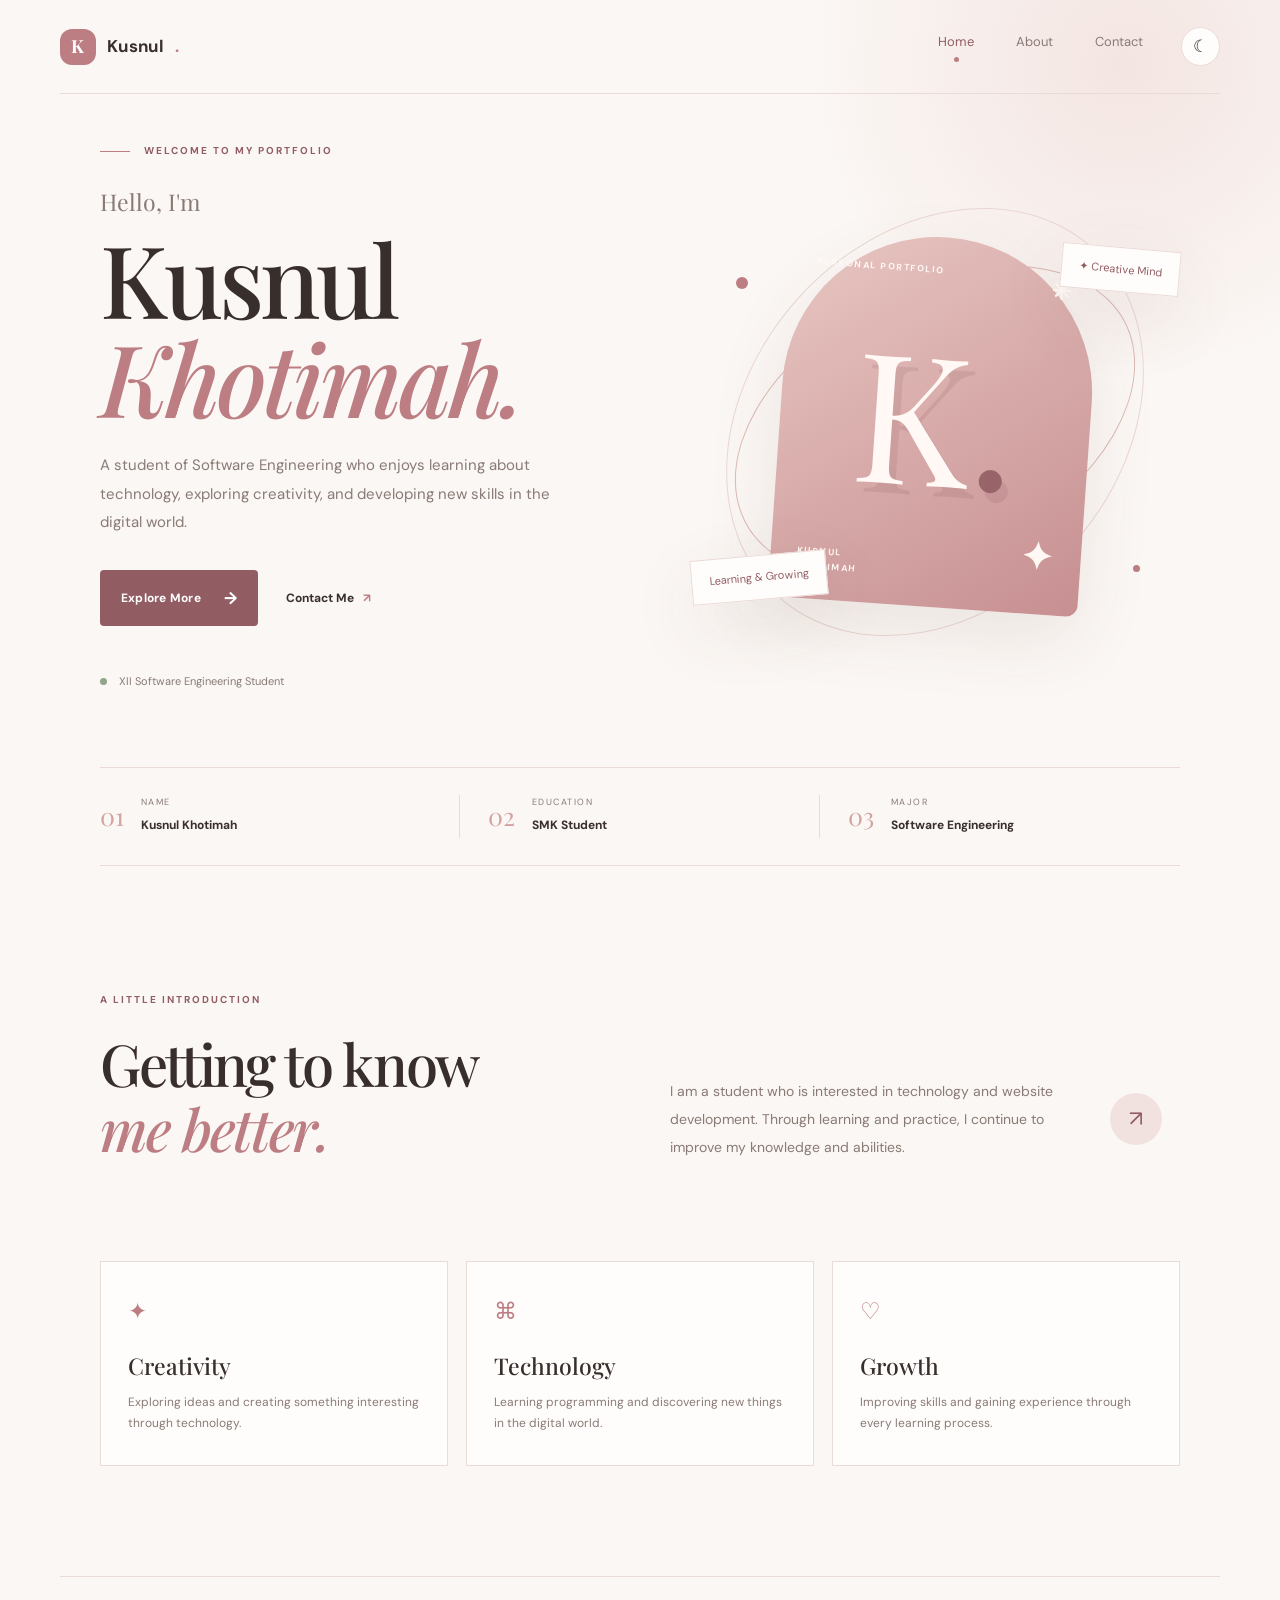
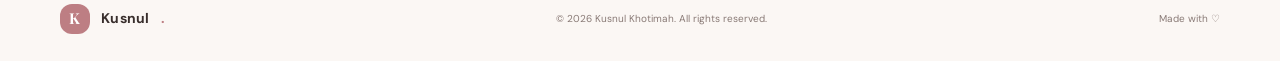
<file: index.html>
<!DOCTYPE html>
<html lang="id">
<head>
    <meta charset="UTF-8">
    <meta name="viewport" content="width=device-width, initial-scale=1.0">
    <title>Home | Kusnul Khotimah</title>
    <link rel="stylesheet" href="style.css">
</head>
<body>

<div class="page-glow"></div>

<header class="site-header">
    <a href="index.html" class="brand">
        <span class="brand-mark">K</span>
        Kusnul<span class="brand-dot">.</span>
    </a>

    <nav class="nav-links">
        <a href="index.html" class="active">Home</a>
        <a href="about.html">About</a>
        <a href="contact.html">Contact</a>
    </nav>

    <button class="theme-toggle" aria-label="Ganti tema">☾</button>
    <button class="menu-toggle" aria-label="Buka menu">☰</button>
</header>

<main class="section-wrap">

    <section class="hero">

        <div class="hero-copy">

            <p class="eyebrow">
                <span class="eyebrow-line"></span>
                WELCOME TO MY PORTFOLIO
            </p>

            <p class="hello">Hello, I'm</p>

            <h1>Kusnul<br><em>Khotimah.</em></h1>

            <p class="hero-description">
                A student of Software Engineering who enjoys
                learning about technology, exploring creativity,
                and developing new skills in the digital world.
            </p>

            <div class="hero-actions">

                <a href="about.html" class="button button-primary">
                    Explore More <span>→</span>
                </a>

                <a href="contact.html" class="text-link">
                    Contact Me <span>↗</span>
                </a>

            </div>

            <p class="hero-note">
                <span class="status-dot"></span>
                XII Software Engineering Student
            </p>

        </div>

        <div class="hero-art">

            <div class="art-orbit orbit-one"></div>
            <div class="art-orbit orbit-two"></div>

            <div class="art-card">

                <div class="art-card-top">
                    <span>PERSONAL PORTFOLIO</span>
                    <span>✳</span>
                </div>

                <div class="art-monogram">K<span>.</span></div>

                <div class="art-card-bottom">
                    <span>KUSNUL<br>KHOTIMAH</span>
                    <span class="art-star">✦</span>
                </div>

            </div>

            <div class="floating-tag tag-top">
                ✦ Creative Mind
            </div>

            <div class="floating-tag tag-bottom">
                Learning & Growing
            </div>

            <span class="decor-dot dot-one"></span>
            <span class="decor-dot dot-two"></span>

        </div>

    </section>

    <section class="quick-info">

        <div class="info-item">
            <span class="info-number">01</span>
            <div>
                <small>NAME</small>
                <strong>Kusnul Khotimah</strong>
            </div>
        </div>

        <div class="info-item">
            <span class="info-number">02</span>
            <div>
                <small>EDUCATION</small>
                <strong>SMK Student</strong>
            </div>
        </div>

        <div class="info-item">
            <span class="info-number">03</span>
            <div>
                <small>MAJOR</small>
                <strong>Software Engineering</strong>
            </div>
        </div>

    </section>

    <section class="intro-section">

        <div class="section-heading">
            <p class="eyebrow">A LITTLE INTRODUCTION</p>
            <h2>Getting to know<br><em>me better.</em></h2>
        </div>

        <div class="intro-content">

            <p>
                I am a student who is interested in technology
                and website development. Through learning and
                practice, I continue to improve my knowledge
                and abilities.
            </p>

            <a href="about.html" class="circle-link">↗</a>

        </div>

    </section>

    <section class="feature-strip">

        <div>
            <span class="feature-icon">✦</span>
            <h3>Creativity</h3>
            <p>
                Exploring ideas and creating something
                interesting through technology.
            </p>
        </div>

        <div>
            <span class="feature-icon">⌘</span>
            <h3>Technology</h3>
            <p>
                Learning programming and discovering
                new things in the digital world.
            </p>
        </div>

        <div>
            <span class="feature-icon">♡</span>
            <h3>Growth</h3>
            <p>
                Improving skills and gaining experience
                through every learning process.
            </p>
        </div>

    </section>

</main>

<footer class="site-footer">

    <a href="index.html" class="brand">
        <span class="brand-mark">K</span>
        Kusnul<span class="brand-dot">.</span>
    </a>

    <p>
        © <span id="year"></span> Kusnul Khotimah. All rights reserved.
    </p>

    <span>Made with ♡</span>

</footer>

<script src="script.js"></script>

</body>
</html>
</file>
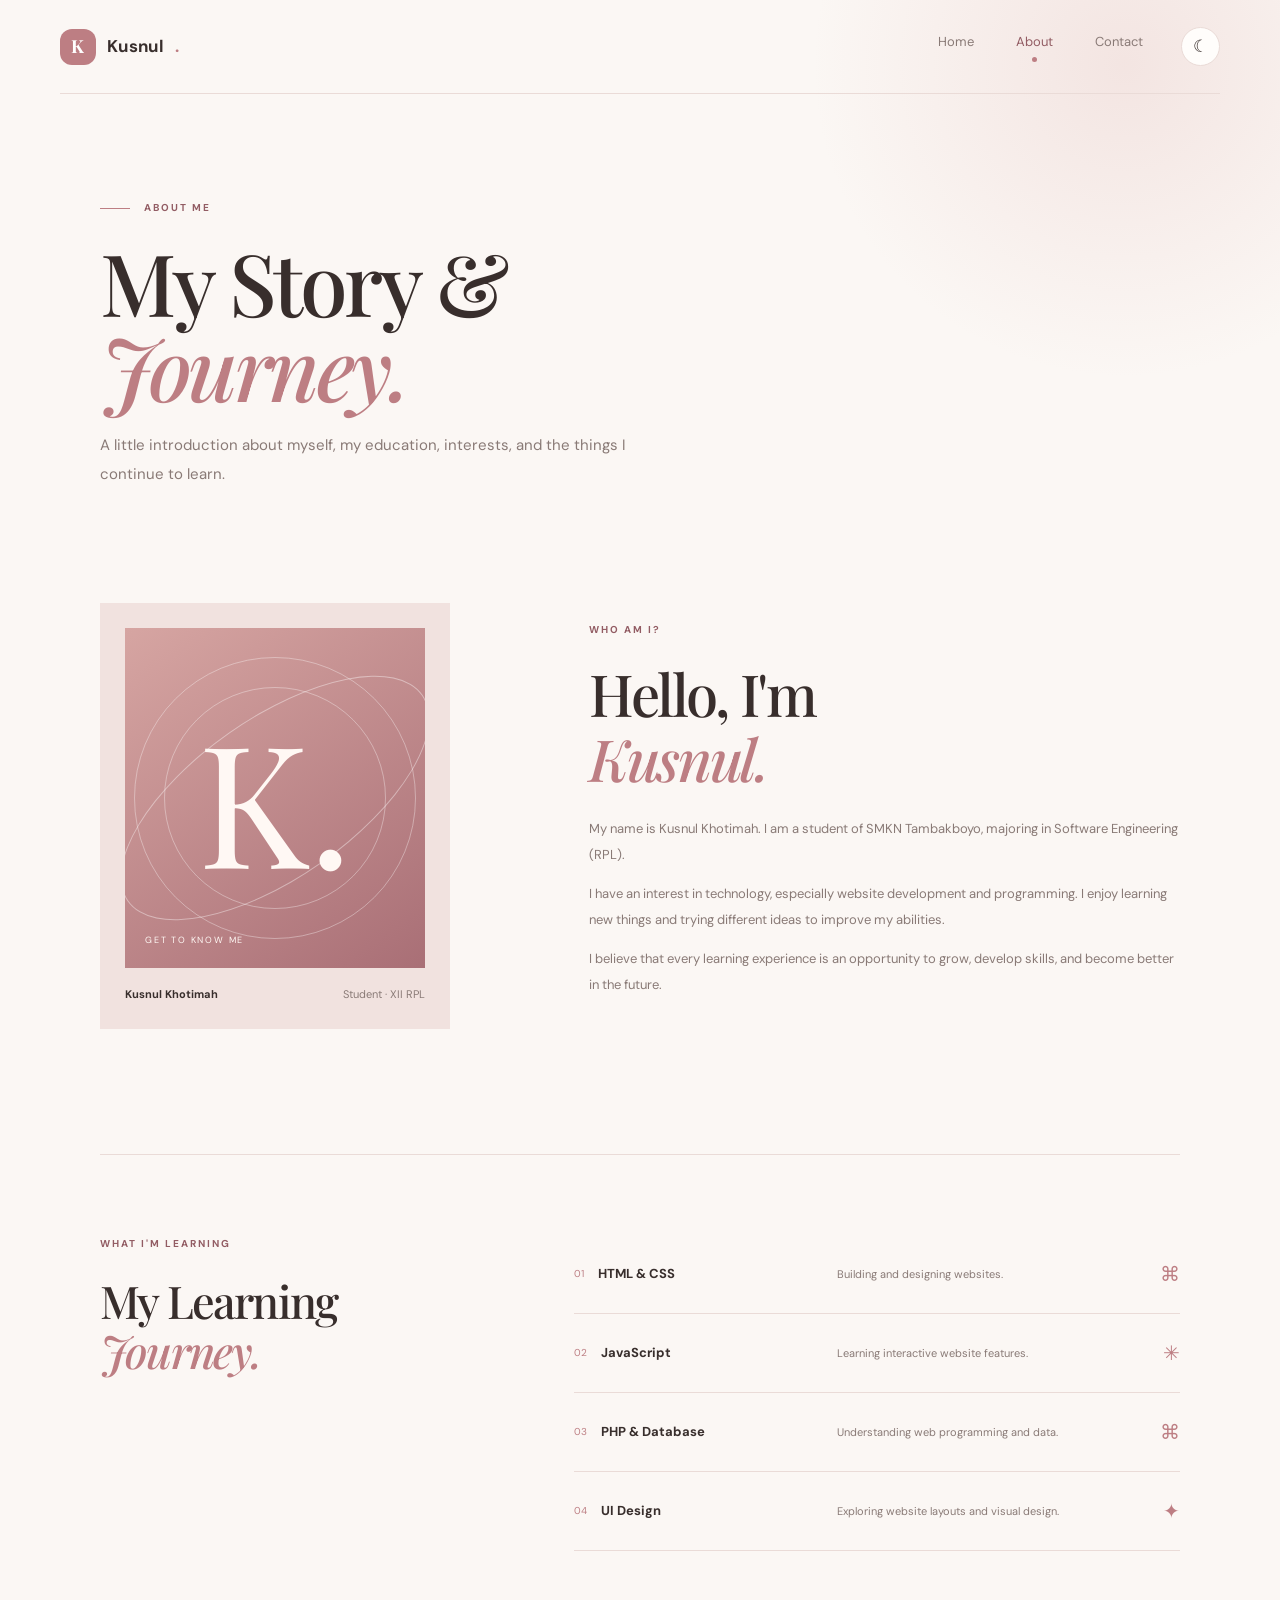
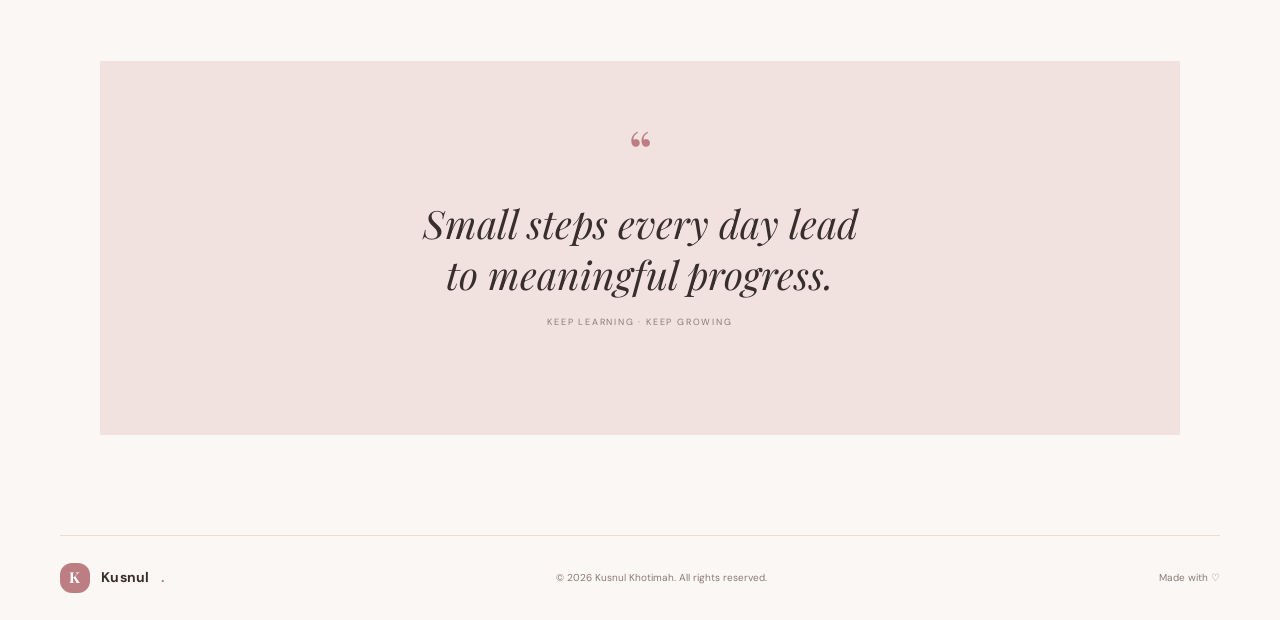
<file: about.html>
<!DOCTYPE html>
<html lang="id">
<head>
    <meta charset="UTF-8">
    <meta name="viewport" content="width=device-width, initial-scale=1.0">
    <title>About | Kusnul Khotimah</title>
    <link rel="stylesheet" href="style.css">
</head>
<body>

<div class="page-glow"></div>

<header class="site-header">

    <a href="index.html" class="brand">
        <span class="brand-mark">K</span>
        Kusnul<span class="brand-dot">.</span>
    </a>

    <nav class="nav-links">
        <a href="index.html">Home</a>
        <a href="about.html" class="active">About</a>
        <a href="contact.html">Contact</a>
    </nav>

    <button class="theme-toggle" aria-label="Ganti tema">☾</button>
    <button class="menu-toggle" aria-label="Buka menu">☰</button>

</header>

<main class="section-wrap">

    <section class="page-hero">

        <p class="eyebrow">
            <span class="eyebrow-line"></span>
            ABOUT ME
        </p>

        <h1>My Story &<br><em>Journey.</em></h1>

        <p class="page-lead">
            A little introduction about myself, my education,
            interests, and the things I continue to learn.
        </p>

    </section>

    <section class="about-grid">

        <div class="profile-panel">

            <div class="profile-visual">
                <span>K.</span>
                <div class="profile-ring"></div>
                <small>GET TO KNOW ME</small>
            </div>

            <div class="profile-caption">
                <strong>Kusnul Khotimah</strong>
                <span>Student · XII RPL</span>
            </div>

        </div>

        <div class="about-copy">

            <p class="eyebrow">WHO AM I?</p>

            <h2>Hello, I'm<br><em>Kusnul.</em></h2>

            <p>
                My name is Kusnul Khotimah. I am a student
                of SMKN Tambakboyo, majoring in Software
                Engineering (RPL).
            </p>

            <p>
                I have an interest in technology, especially
                website development and programming. I enjoy
                learning new things and trying different ideas
                to improve my abilities.
            </p>

            <p>
                I believe that every learning experience
                is an opportunity to grow, develop skills,
                and become better in the future.
            </p>

        </div>

    </section>

    <section class="learning-section">

        <div class="section-heading">

            <p class="eyebrow">WHAT I'M LEARNING</p>

            <h2>My Learning<br><em>Journey.</em></h2>

        </div>

        <div class="skill-list">

            <div class="skill-row">
                <div>
                    <span class="skill-index">01</span>
                    <strong>HTML & CSS</strong>
                </div>

                <p>Building and designing websites.</p>

                <span class="skill-symbol">⌘</span>
            </div>

            <div class="skill-row">
                <div>
                    <span class="skill-index">02</span>
                    <strong>JavaScript</strong>
                </div>

                <p>Learning interactive website features.</p>

                <span class="skill-symbol">✳</span>
            </div>

            <div class="skill-row">
                <div>
                    <span class="skill-index">03</span>
                    <strong>PHP & Database</strong>
                </div>

                <p>Understanding web programming and data.</p>

                <span class="skill-symbol">⌘</span>
            </div>

            <div class="skill-row">
                <div>
                    <span class="skill-index">04</span>
                    <strong>UI Design</strong>
                </div>

                <p>Exploring website layouts and visual design.</p>

                <span class="skill-symbol">✦</span>
            </div>

        </div>

    </section>

    <section class="quote-section">

        <span>“</span>

        <blockquote>
            Small steps every day lead<br>
            to meaningful progress.
        </blockquote>

        <p>KEEP LEARNING · KEEP GROWING</p>

    </section>

</main>

<footer class="site-footer">

    <a href="index.html" class="brand">
        <span class="brand-mark">K</span>
        Kusnul<span class="brand-dot">.</span>
    </a>

    <p>
        © <span id="year"></span> Kusnul Khotimah. All rights reserved.
    </p>

    <span>Made with ♡</span>

</footer>

<script src="script.js"></script>

</body>
</html>
</file>
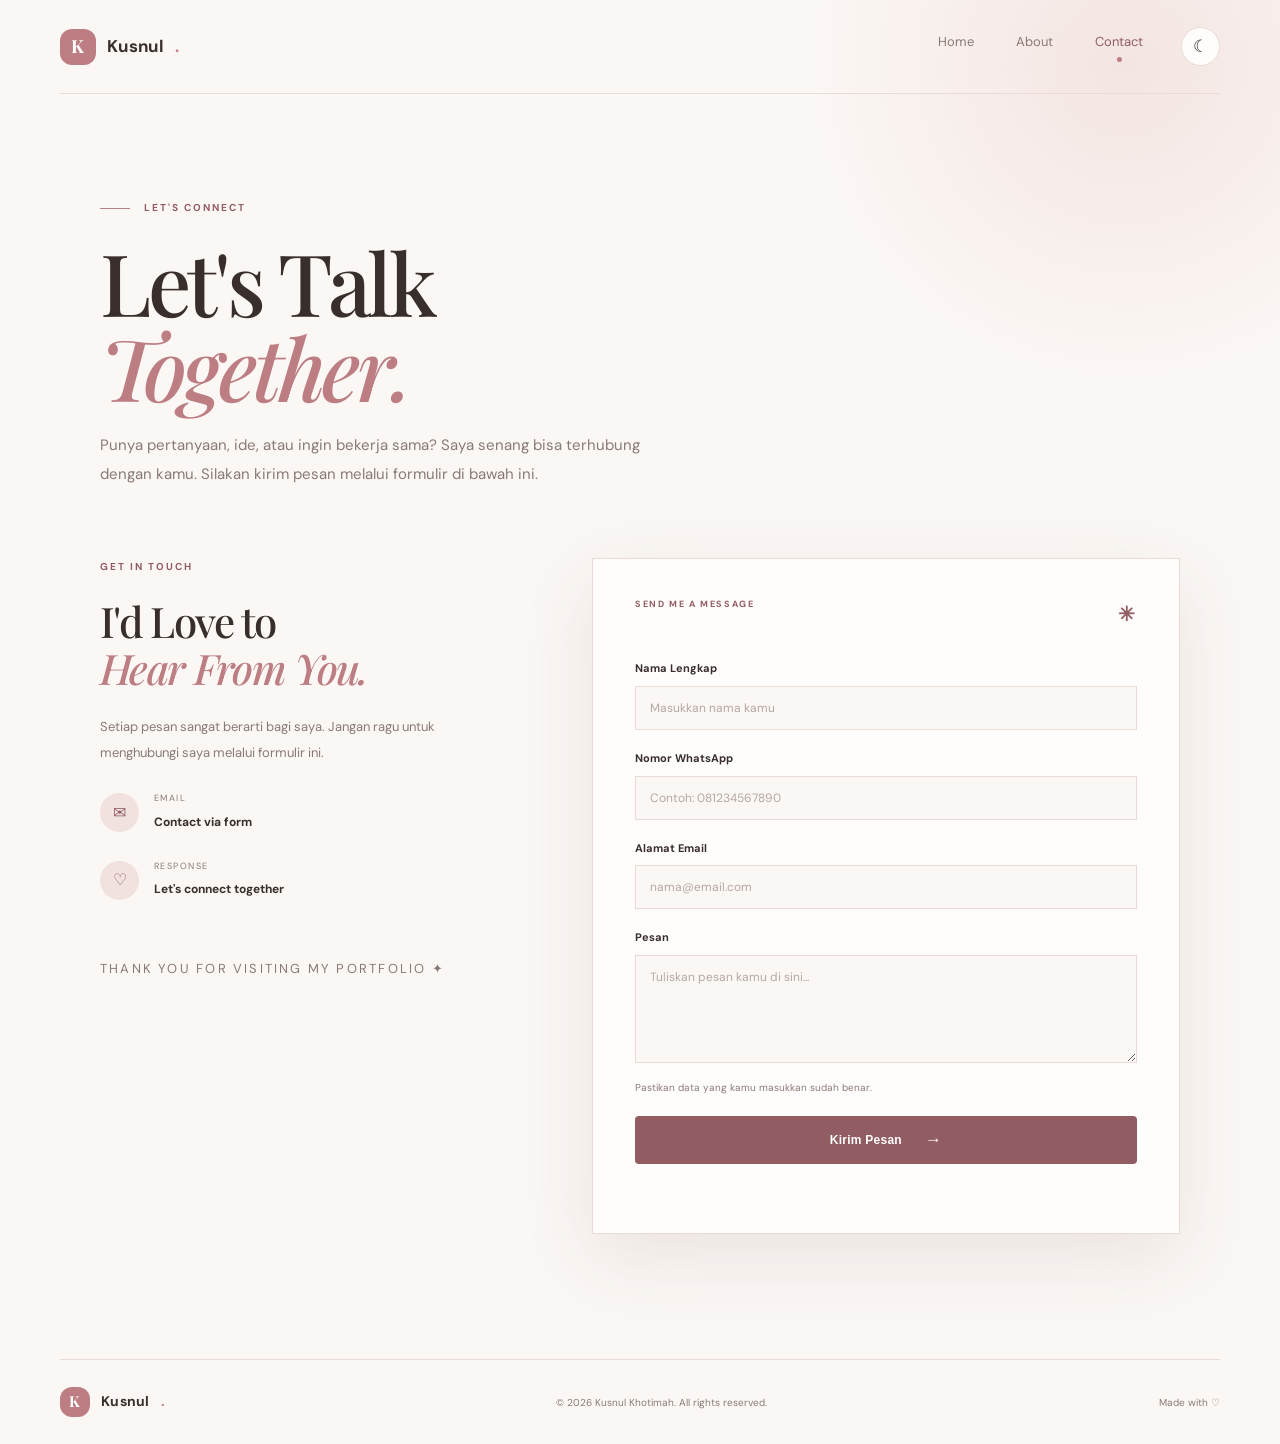
<file: contact.html>
<!DOCTYPE html>
<html lang="id">
<head>
    <meta charset="UTF-8">
    <meta name="viewport" content="width=device-width, initial-scale=1.0">
    <title>Contact | Kusnul Khotimah</title>
    <link rel="stylesheet" href="style.css">
</head>
<body>

<div class="page-glow"></div>

<header class="site-header">

    <a href="index.html" class="brand">
        <span class="brand-mark">K</span>
        Kusnul<span class="brand-dot">.</span>
    </a>

    <nav class="nav-links">
        <a href="index.html">Home</a>
        <a href="about.html">About</a>
        <a href="contact.html" class="active">Contact</a>
    </nav>

    <button class="theme-toggle" aria-label="Ganti tema">☾</button>
    <button class="menu-toggle" aria-label="Buka menu">☰</button>

</header>

<main class="section-wrap">

    <section class="page-hero contact-hero">

        <p class="eyebrow">
            <span class="eyebrow-line"></span>
            LET'S CONNECT
        </p>

        <h1>Let's Talk<br><em>Together.</em></h1>

        <p class="page-lead">
            Punya pertanyaan, ide, atau ingin bekerja sama?
            Saya senang bisa terhubung dengan kamu.
            Silakan kirim pesan melalui formulir di bawah ini.
        </p>

    </section>

    <section class="contact-layout">

        <div class="contact-aside">

            <p class="eyebrow">GET IN TOUCH</p>

            <h2>I'd Love to<br><em>Hear From You.</em></h2>

            <p>
                Setiap pesan sangat berarti bagi saya.
                Jangan ragu untuk menghubungi saya melalui
                formulir ini.
            </p>

            <div class="contact-detail">
                <span>✉</span>

                <div>
                    <small>EMAIL</small>
                    <strong>Contact via form</strong>
                </div>
            </div>

            <div class="contact-detail">
                <span>♡</span>

                <div>
                    <small>RESPONSE</small>
                    <strong>Let's connect together</strong>
                </div>
            </div>

            <p class="mini-note">
                THANK YOU FOR VISITING MY PORTFOLIO ✦
            </p>

        </div>

        <div class="contact-form">

            <div class="form-heading">
                <span>SEND ME A MESSAGE</span>
                <span class="form-spark">✳</span>
            </div>

            <form id="contactForm">

                <label for="name">Nama Lengkap</label>

                <input
                    type="text"
                    id="name"
                    name="name"
                    placeholder="Masukkan nama kamu"
                    required>

                <label for="phone">Nomor WhatsApp</label>

                <input
                    type="tel"
                    id="phone"
                    name="phone"
                    placeholder="Contoh: 081234567890"
                    required>

                <label for="email">Alamat Email</label>

                <input
                    type="email"
                    id="email"
                    name="email"
                    placeholder="nama@email.com"
                    required>

                <label for="message">Pesan</label>

                <textarea
                    id="message"
                    name="message"
                    rows="5"
                    placeholder="Tuliskan pesan kamu di sini..."
                    required></textarea>

                <p class="form-hint">
                    Pastikan data yang kamu masukkan sudah benar.
                </p>

                <button type="submit" class="button button-primary submit-button">
                    Kirim Pesan <span>→</span>
                </button>

                <p id="formFeedback" class="form-feedback" aria-live="polite"></p>

            </form>

        </div>

    </section>

</main>

<footer class="site-footer">

    <a href="index.html" class="brand">
        <span class="brand-mark">K</span>
        Kusnul<span class="brand-dot">.</span>
    </a>

    <p>
        © <span id="year"></span> Kusnul Khotimah. All rights reserved.
    </p>

    <span>Made with ♡</span>

</footer>

<script src="script.js"></script>

</body>
</html>
</file>
<file: style.css>
@import url('https://fonts.googleapis.com/css2?family=DM+Sans:wght@400;500;600;700&family=Playfair+Display:ital,wght@0,500;0,600;0,700;1,500;1,600&display=swap');

:root {
    --bg: #fbf7f4;
    --surface: #fffdfb;
    --ink: #382e2c;
    --muted: #897a76;
    --accent: #bd7e83;
    --accent-dark: #925c63;
    --soft: #f1e2df;
    --line: #eadbd7;
    --shadow: 0 24px 70px rgba(99,65,61,.10);
}

* {
    box-sizing: border-box;
}

html {
    scroll-behavior: smooth;
}

body {
    margin: 0;
    background: var(--bg);
    color: var(--ink);
    font-family: 'DM Sans', sans-serif;
    line-height: 1.7;
    overflow-x: hidden;
    transition: background .3s, color .3s;
}

.page-glow {
    position: absolute;
    z-index: -1;
    top: -260px;
    right: -170px;
    width: 650px;
    height: 650px;
    border-radius: 50%;
    background: radial-gradient(circle,rgba(220,174,171,.25),transparent 68%);
    pointer-events: none;
}

.site-header {
    width: min(1160px,calc(100% - 64px));
    height: 94px;
    margin: auto;
    display: flex;
    align-items: center;
    justify-content: space-between;
    border-bottom: 1px solid var(--line);
}

.brand {
    display: flex;
    align-items: center;
    gap: 11px;
    text-decoration: none;
    color: var(--ink);
    font-weight: 700;
    letter-spacing: .02em;
    font-size: 17px;
}

.brand-mark {
    width: 36px;
    height: 36px;
    border-radius: 12px;
    background: var(--accent);
    color: white;
    display: grid;
    place-items: center;
    font-family: 'Playfair Display';
    font-size: 18px;
}

.brand-dot {
    color: var(--accent);
}

.nav-links {
    display: flex;
    gap: 42px;
    margin-left: auto;
    margin-right: 38px;
}

.nav-links a {
    font-size: 13px;
    color: var(--muted);
    text-decoration: none;
    transition: .2s;
}

.nav-links a:hover,
.nav-links a.active {
    color: var(--accent-dark);
}

.nav-links a.active:after {
    content: '';
    display: block;
    width: 5px;
    height: 5px;
    margin: 4px auto 0;
    border-radius: 50%;
    background: var(--accent);
}

.theme-toggle,
.menu-toggle {
    border: 1px solid var(--line);
    background: var(--surface);
    color: var(--ink);
    width: 39px;
    height: 39px;
    border-radius: 50%;
    cursor: pointer;
    font-size: 17px;
}

.menu-toggle {
    display: none;
}

.section-wrap {
    width: min(1080px,calc(100% - 64px));
    margin-inline: auto;
}

.hero {
    min-height: 600px;
    display: grid;
    grid-template-columns: 1.05fr .95fr;
    align-items: center;
    gap: 50px;
    padding-top: 48px;
    padding-bottom: 65px;
}

.eyebrow {
    font-size: 10px;
    font-weight: 700;
    letter-spacing: .2em;
    color: var(--accent-dark);
    margin: 0 0 23px;
}

.eyebrow-line {
    display: inline-block;
    width: 30px;
    height: 1px;
    background: var(--accent);
    vertical-align: middle;
    margin-right: 10px;
}

.hello {
    font-family: 'Playfair Display';
    font-size: 23px;
    margin: 0 0 -5px;
    color: var(--muted);
}

h1,h2,h3,p {
    margin-top: 0;
}

h1,h2 {
    font-family: 'Playfair Display',serif;
    font-weight: 500;
    letter-spacing: -.04em;
}

h1 {
    font-size: clamp(62px,8vw,100px);
    line-height: .99;
    margin: 12px 0 25px;
}

h1 em,h2 em {
    font-weight: 500;
    color: var(--accent);
    font-style: italic;
}

.hero-description,
.page-lead {
    max-width: 480px;
    color: var(--muted);
    font-size: 15px;
    line-height: 1.9;
}

.hero-actions {
    display: flex;
    align-items: center;
    gap: 28px;
    margin-top: 33px;
}

.button {
    display: inline-flex;
    align-items: center;
    justify-content: center;
    gap: 23px;
    padding: 14px 21px;
    border-radius: 4px;
    text-decoration: none;
    font-size: 12px;
    font-weight: 700;
    letter-spacing: .02em;
    cursor: pointer;
    transition: transform .2s,box-shadow .2s;
}

.button:hover {
    transform: translateY(-3px);
    box-shadow: 0 10px 25px rgba(146,92,99,.2);
}

.button-primary {
    background: var(--accent-dark);
    color: white;
    border: 0;
}

.button-primary span {
    font-size: 17px;
}

.text-link {
    font-size: 12px;
    font-weight: 700;
    color: var(--ink);
    text-decoration: none;
}

.text-link span {
    color: var(--accent);
    margin-left: 6px;
}

.hero-note {
    margin-top: 46px;
    color: var(--muted);
    font-size: 11px;
}

.status-dot {
    display: inline-block;
    width: 7px;
    height: 7px;
    background: #91a58a;
    border-radius: 50%;
    margin-right: 9px;
}

.hero-art {
    height: 440px;
    position: relative;
    display: grid;
    place-items: center;
}

.art-card {
    width: 310px;
    height: 370px;
    background: linear-gradient(145deg,#e8c7c3,#c78f91);
    border-radius: 160px 160px 12px 12px;
    position: relative;
    z-index: 2;
    box-shadow: var(--shadow);
    padding: 26px;
    color: #fff8f4;
    display: flex;
    flex-direction: column;
    justify-content: space-between;
    transform: rotate(4deg);
}

.art-card-top,
.art-card-bottom {
    display: flex;
    justify-content: space-between;
    align-items: flex-start;
    font-size: 9px;
    letter-spacing: .17em;
    font-weight: 700;
}

.art-card-top span:last-child {
    font-size: 24px;
}

.art-monogram {
    font-family: 'Playfair Display';
    font-size: 180px;
    line-height: 1;
    text-align: center;
    text-shadow: 7px 9px 0 rgba(120,72,77,.13);
}

.art-monogram span {
    color: #98646a;
}

.art-card-bottom {
    align-items: end;
    line-height: 1.6;
}

.art-star {
    font-size: 38px;
}

.art-orbit {
    position: absolute;
    border: 1px solid #dcbab6;
    border-radius: 50%;
    transform: rotate(-28deg);
}

.orbit-one {
    width: 430px;
    height: 270px;
}

.orbit-two {
    width: 370px;
    height: 470px;
    transform: rotate(42deg);
    border-color: #ead7d2;
}

.floating-tag {
    position: absolute;
    z-index: 3;
    background: var(--surface);
    padding: 12px 17px;
    border: 1px solid var(--line);
    box-shadow: var(--shadow);
    font-size: 11px;
    color: var(--accent-dark);
}

.tag-top {
    top: 45px;
    right: 0;
    transform: rotate(5deg);
}

.tag-bottom {
    bottom: 42px;
    left: 0;
    transform: rotate(-5deg);
}

.decor-dot {
    position: absolute;
    width: 12px;
    height: 12px;
    border-radius: 50%;
    background: var(--accent);
}

.dot-one {
    top: 75px;
    left: 45px;
}

.dot-two {
    bottom: 70px;
    right: 40px;
    width: 7px;
    height: 7px;
}

.quick-info {
    display: grid;
    grid-template-columns: repeat(3,1fr);
    border-top: 1px solid var(--line);
    border-bottom: 1px solid var(--line);
    padding: 27px 0;
}

.info-item {
    display: flex;
    align-items: center;
    gap: 17px;
    padding-left: 28px;
    border-right: 1px solid var(--line);
}

.info-item:first-child {
    padding-left: 0;
}

.info-item:last-child {
    border: 0;
}

.info-number {
    font-family: 'Playfair Display';
    font-size: 25px;
    color: #d2a4a1;
}

.info-item small,
.contact-detail small {
    display: block;
    color: var(--muted);
    font-size: 9px;
    letter-spacing: .16em;
}

.info-item strong {
    font-size: 12px;
}

.intro-section {
    padding: 125px 0 100px;
    display: grid;
    grid-template-columns: 1fr 1fr;
    gap: 60px;
    align-items: end;
}

.section-heading h2,
.about-copy h2,
.contact-aside h2 {
    font-size: clamp(38px,5vw,58px);
    line-height: 1.12;
    margin: 0;
}

.intro-content {
    display: flex;
    align-items: center;
    gap: 30px;
}

.intro-content p {
    font-size: 14px;
    color: var(--muted);
    line-height: 2;
    margin: 0;
    max-width: 410px;
}

.circle-link {
    flex: 0 0 52px;
    width: 52px;
    height: 52px;
    border-radius: 50%;
    display: grid;
    place-items: center;
    background: var(--soft);
    color: var(--accent-dark);
    text-decoration: none;
    font-size: 22px;
    transition: .2s;
}

.circle-link:hover {
    background: var(--accent-dark);
    color: white;
    transform: rotate(45deg);
}

.feature-strip {
    display: grid;
    grid-template-columns: repeat(3,1fr);
    gap: 18px;
    padding-bottom: 110px;
}

.feature-strip>div {
    background: var(--surface);
    border: 1px solid var(--line);
    padding: 30px 27px;
    min-height: 190px;
    transition: .25s;
}

.feature-strip>div:hover {
    transform: translateY(-6px);
    box-shadow: var(--shadow);
}

.feature-icon {
    font-size: 23px;
    color: var(--accent);
}

.feature-strip h3 {
    font-family: 'Playfair Display';
    font-size: 23px;
    font-weight: 500;
    margin: 15px 0 7px;
}

.feature-strip p {
    font-size: 12px;
    color: var(--muted);
    margin: 0;
    line-height: 1.8;
}

.site-footer {
    width: min(1160px,calc(100% - 64px));
    margin: auto;
    border-top: 1px solid var(--line);
    padding: 27px 0;
    display: flex;
    align-items: center;
    justify-content: space-between;
    color: var(--muted);
    font-size: 10px;
}

.site-footer p {
    margin: 0;
}

.site-footer .brand {
    font-size: 14px;
}

.site-footer .brand-mark {
    width: 30px;
    height: 30px;
    font-size: 15px;
}

.page-hero {
    padding: 105px 0 65px;
}

.page-hero h1 {
    font-size: clamp(58px,8vw,86px);
    margin: 0 0 22px;
}

.page-lead {
    max-width: 540px;
}

.about-grid {
    display: grid;
    grid-template-columns: .8fr 1.2fr;
    gap: 95px;
    align-items: center;
    padding: 35px 0 125px;
}

.profile-panel {
    background: var(--soft);
    padding: 25px;
    max-width: 350px;
}

.profile-visual {
    height: 340px;
    background: linear-gradient(145deg,#d6a5a2,#a96f76);
    position: relative;
    display: grid;
    place-items: center;
    overflow: hidden;
    color: #fff8f4;
}

.profile-visual:before,
.profile-visual:after {
    content: '';
    position: absolute;
    border: 1px solid rgba(255,255,255,.35);
    border-radius: 50%;
    width: 280px;
    height: 280px;
}

.profile-visual:after {
    width: 220px;
    height: 220px;
}

.profile-visual>span {
    font-family: 'Playfair Display';
    font-size: 170px;
    z-index: 1;
}

.profile-visual small {
    position: absolute;
    bottom: 20px;
    left: 20px;
    font-size: 9px;
    letter-spacing: .2em;
}

.profile-ring {
    position: absolute;
    width: 360px;
    height: 160px;
    border: 1px solid rgba(255,255,255,.4);
    border-radius: 50%;
    transform: rotate(-35deg);
}

.profile-caption {
    display: flex;
    justify-content: space-between;
    gap: 10px;
    padding-top: 17px;
    font-size: 11px;
}

.profile-caption span {
    color: var(--muted);
}

.about-copy h2 {
    margin-bottom: 25px;
}

.about-copy>p:not(.eyebrow) {
    color: var(--muted);
    font-size: 13px;
    line-height: 2;
}

.learning-section {
    padding: 80px 0 110px;
    border-top: 1px solid var(--line);
    display: grid;
    grid-template-columns: .8fr 1.2fr;
    gap: 70px;
}

.learning-section .section-heading h2 {
    font-size: 45px;
}

.skill-row {
    display: grid;
    grid-template-columns: 1fr 1.2fr 30px;
    gap: 18px;
    align-items: center;
    padding: 22px 0;
    border-bottom: 1px solid var(--line);
}

.skill-row>div {
    display: flex;
    gap: 14px;
    align-items: center;
}

.skill-index {
    font-size: 10px;
    color: var(--accent);
}

.skill-row strong {
    font-size: 13px;
}

.skill-row p {
    font-size: 11px;
    color: var(--muted);
    margin: 0;
}

.skill-symbol {
    color: var(--accent);
    font-size: 20px;
    text-align: right;
}

.quote-section {
    text-align: center;
    padding: 65px 20px 105px;
    background: var(--soft);
    margin-bottom: 100px;
}

.quote-section>span {
    font-family: 'Playfair Display';
    font-size: 60px;
    color: var(--accent);
    line-height: .8;
}

.quote-section blockquote {
    font-family: 'Playfair Display';
    font-style: italic;
    font-size: clamp(25px,4vw,39px);
    line-height: 1.3;
    margin: 15px 0;
}

.quote-section p {
    font-size: 9px;
    letter-spacing: .2em;
    color: var(--muted);
    margin: 0;
}

.contact-hero {
    padding-bottom: 55px;
}

.contact-layout {
    display: grid;
    grid-template-columns: .8fr 1.2fr;
    gap: 100px;
    padding-bottom: 125px;
}

.contact-aside h2 {
    font-size: 42px;
    margin-bottom: 22px;
}

.contact-aside>p:not(.eyebrow) {
    font-size: 13px;
    color: var(--muted);
    line-height: 2;
}

.contact-detail {
    display: flex;
    align-items: center;
    gap: 15px;
    margin-top: 25px;
}

.contact-detail>span {
    width: 39px;
    height: 39px;
    display: grid;
    place-items: center;
    border-radius: 50%;
    background: var(--soft);
    color: var(--accent-dark);
}

.contact-detail strong {
    font-size: 12px;
}

.mini-note {
    margin-top: 55px;
    font-size: 9px;
    letter-spacing: .17em;
    color: var(--accent-dark);
}

.contact-form {
    background: var(--surface);
    border: 1px solid var(--line);
    padding: 38px 42px;
    box-shadow: var(--shadow);
}

.form-heading {
    display: flex;
    justify-content: space-between;
    color: var(--accent-dark);
    font-size: 9px;
    letter-spacing: .18em;
    font-weight: 700;
    margin-bottom: 28px;
}

.form-spark {
    font-size: 20px;
}

.contact-form label {
    display: block;
    font-size: 11px;
    font-weight: 700;
    margin: 19px 0 8px;
}

.contact-form input,
.contact-form textarea {
    width: 100%;
    border: 1px solid var(--line);
    background: var(--bg);
    padding: 13px 14px;
    font: 12px 'DM Sans';
    color: var(--ink);
    outline: none;
    resize: vertical;
    transition: border .2s;
}

.contact-form input:focus,
.contact-form textarea:focus {
    border-color: var(--accent);
}

.contact-form input::placeholder,
.contact-form textarea::placeholder {
    color: #b5a7a3;
}

.form-hint {
    font-size: 10px;
    color: var(--muted);
    margin: 8px 0 20px;
}

.submit-button {
    width: 100%;
}

.form-feedback {
    font-size: 11px;
    margin: 13px 0 0;
    min-height: 18px;
    color: var(--accent-dark);
}

.submit-button:disabled {
    opacity: .65;
    cursor: not-allowed;
}

body.dark {
    --bg: #211d1d;
    --surface: #2c2626;
    --ink: #f5eae6;
    --muted: #b8a8a3;
    --accent: #d59a9b;
    --accent-dark: #bd858a;
    --soft: #3c3031;
    --line: #493b3b;
    --shadow: 0 24px 70px rgba(0,0,0,.22);
}

body.dark .art-card {
    background: linear-gradient(145deg,#9c696d,#67464b);
}

body.dark .profile-visual {
    background: linear-gradient(145deg,#9c696d,#67464b);
}

body.dark .button-primary {
    background: #bd858a;
}

@media(max-width:800px) {

    .site-header {
        width: calc(100% - 40px);
        height: 78px;
    }

    .section-wrap {
        width: calc(100% - 40px);
    }

    .nav-links {
        gap: 22px;
        margin-right: 20px;
    }

    .hero {
        grid-template-columns: 1fr;
        gap: 5px;
        padding-top: 75px;
    }

    .hero-art {
        height: 390px;
        max-width: 500px;
        width: 100%;
        margin: auto;
    }

    .hero-copy {
        z-index: 2;
    }

    .quick-info {
        gap: 12px;
    }

    .info-item {
        padding-left: 12px;
        gap: 9px;
    }

    .info-item strong {
        font-size: 10px;
    }

    .intro-section {
        padding: 90px 0 70px;
        gap: 25px;
    }

    .about-grid,
    .learning-section,
    .contact-layout {
        gap: 45px;
    }

    .about-grid {
        grid-template-columns: .8fr 1.2fr;
    }

    .contact-layout {
        grid-template-columns: .8fr 1.2fr;
    }

    .contact-form {
        padding: 28px;
    }

    .skill-row {
        grid-template-columns: 1fr 1.2fr 20px;
    }
}

@media(max-width:600px) {

    .site-header {
        width: calc(100% - 36px);
    }

    .menu-toggle {
        display: block;
        margin-left: auto;
        margin-right: 10px;
    }

    .nav-links {
        display: none;
        position: absolute;
        top: 70px;
        left: 18px;
        right: 18px;
        margin: 0;
        padding: 18px;
        background: var(--surface);
        border: 1px solid var(--line);
        box-shadow: var(--shadow);
        z-index: 10;
        flex-direction: column;
        gap: 15px;
    }

    .nav-links.open {
        display: flex;
    }

    .nav-links a.active:after {
        display: none;
    }

    .section-wrap {
        width: calc(100% - 38px);
    }

    .hero {
        padding-top: 60px;
        min-height: unset;
    }

    .hero h1 {
        font-size: 68px;
    }

    .hero-description {
        font-size: 13px;
    }

    .hero-art {
        height: 340px;
        margin-top: 20px;
    }

    .art-card {
        width: 245px;
        height: 300px;
    }

    .art-monogram {
        font-size: 145px;
    }

    .orbit-one {
        width: 330px;
        height: 220px;
    }

    .orbit-two {
        width: 290px;
        height: 380px;
    }

    .tag-top {
        right: -3px;
        top: 35px;
    }

    .tag-bottom {
        left: -2px;
        bottom: 24px;
    }

    .quick-info {
        grid-template-columns: 1fr;
        gap: 17px;
        padding: 22px 0;
    }

    .info-item,
    .info-item:first-child {
        padding: 0;
        border: 0;
    }

    .info-number {
        font-size: 20px;
    }

    .intro-section {
        grid-template-columns: 1fr;
        padding: 75px 0 60px;
    }

    .intro-content {
        align-items: flex-start;
    }

    .feature-strip {
        grid-template-columns: 1fr;
        padding-bottom: 75px;
    }

    .feature-strip>div {
        min-height: unset;
    }

    .site-footer {
        width: calc(100% - 38px);
        flex-wrap: wrap;
        gap: 12px;
    }

    .site-footer p {
        order: 3;
        width: 100%;
    }

    .page-hero {
        padding: 75px 0 45px;
    }

    .page-hero h1 {
        font-size: 58px;
    }

    .about-grid,
    .learning-section,
    .contact-layout {
        grid-template-columns: 1fr;
        gap: 40px;
        padding-bottom: 75px;
    }

    .profile-panel {
        max-width: 100%;
    }

    .profile-visual {
        height: 290px;
    }

    .about-copy h2 {
        font-size: 43px;
    }

    .learning-section {
        padding-top: 65px;
    }

    .learning-section .section-heading h2 {
        font-size: 40px;
    }

    .skill-row {
        grid-template-columns: 1fr 25px;
        gap: 8px;
    }

    .skill-row p {
        grid-column: 1/2;
        padding-left: 31px;
    }

    .skill-symbol {
        grid-column: 2;
        grid-row: 1/3;
    }

    .quote-section {
        margin-bottom: 70px;
    }

    .contact-aside h2 {
        font-size: 38px;
    }

    .contact-form {
        padding: 25px 20px;
    }

    .contact-layout {
        padding-bottom: 80px;
    }
}
</file>
